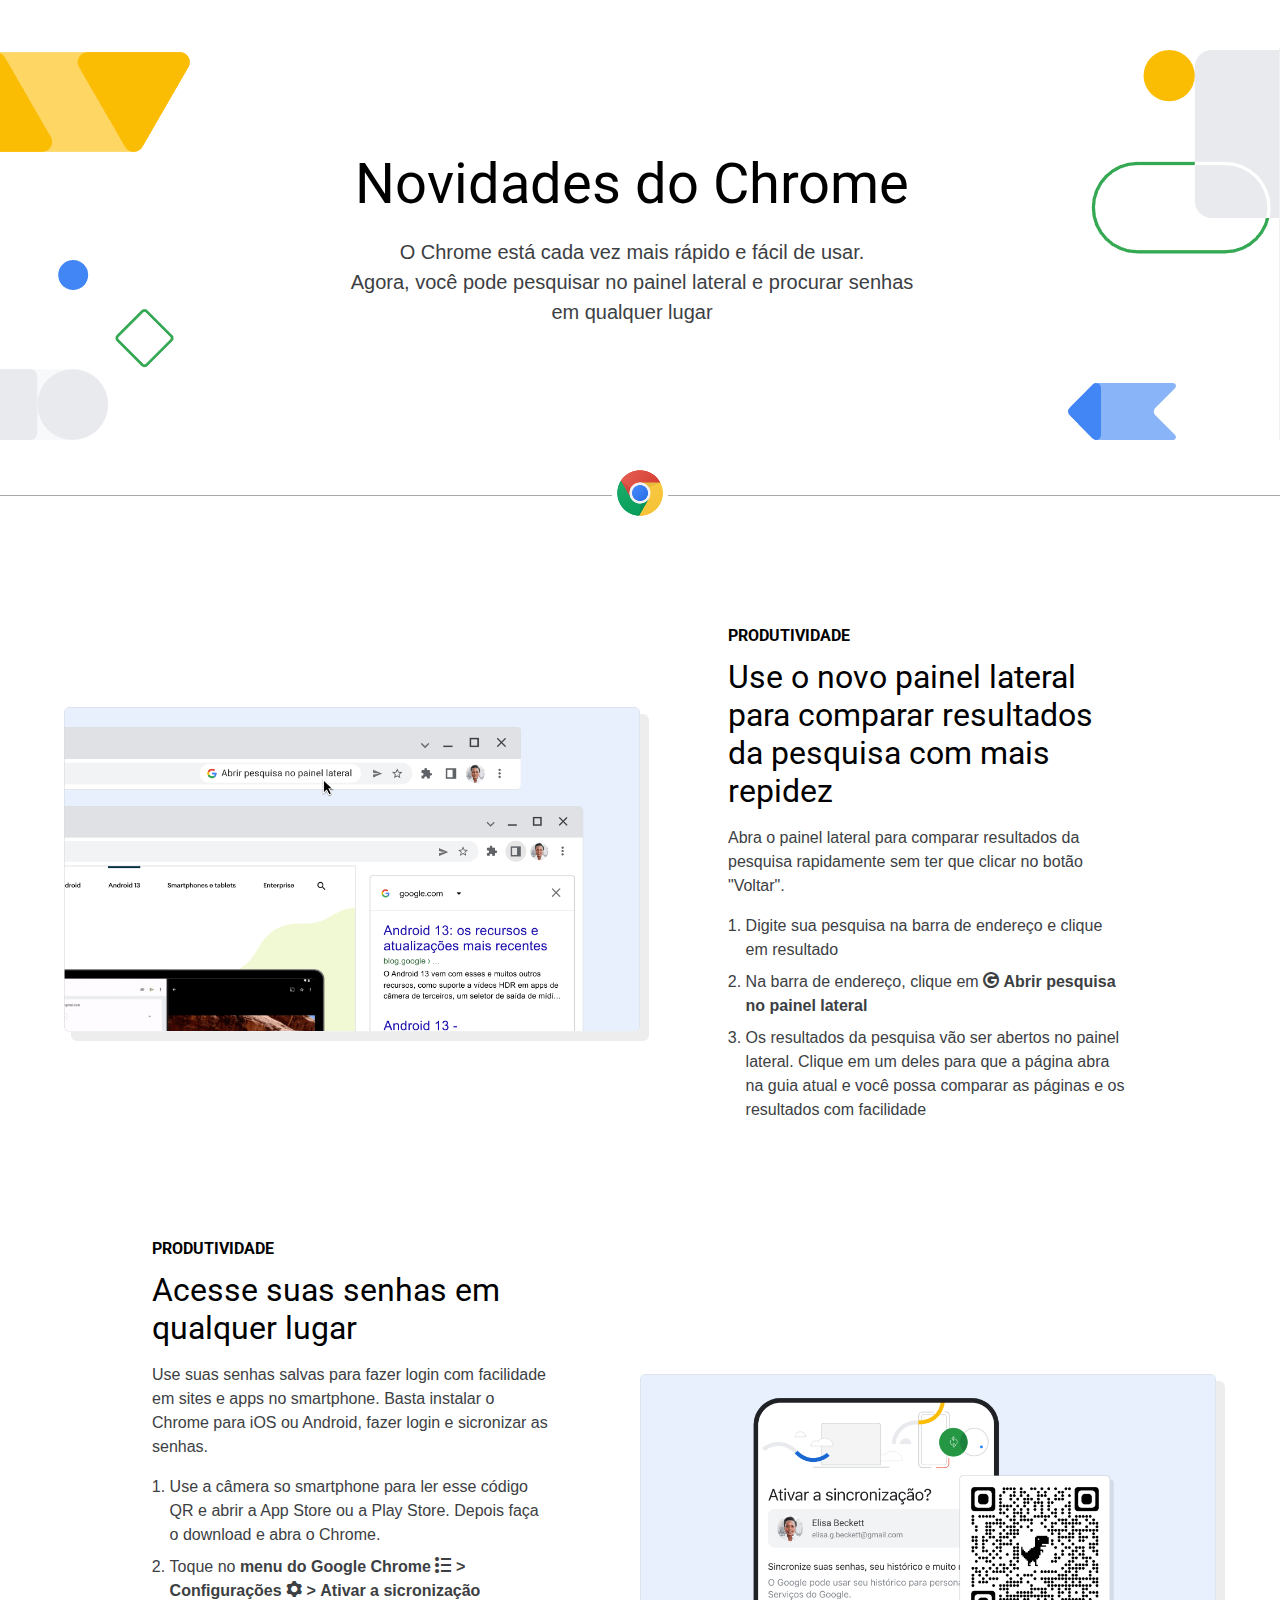
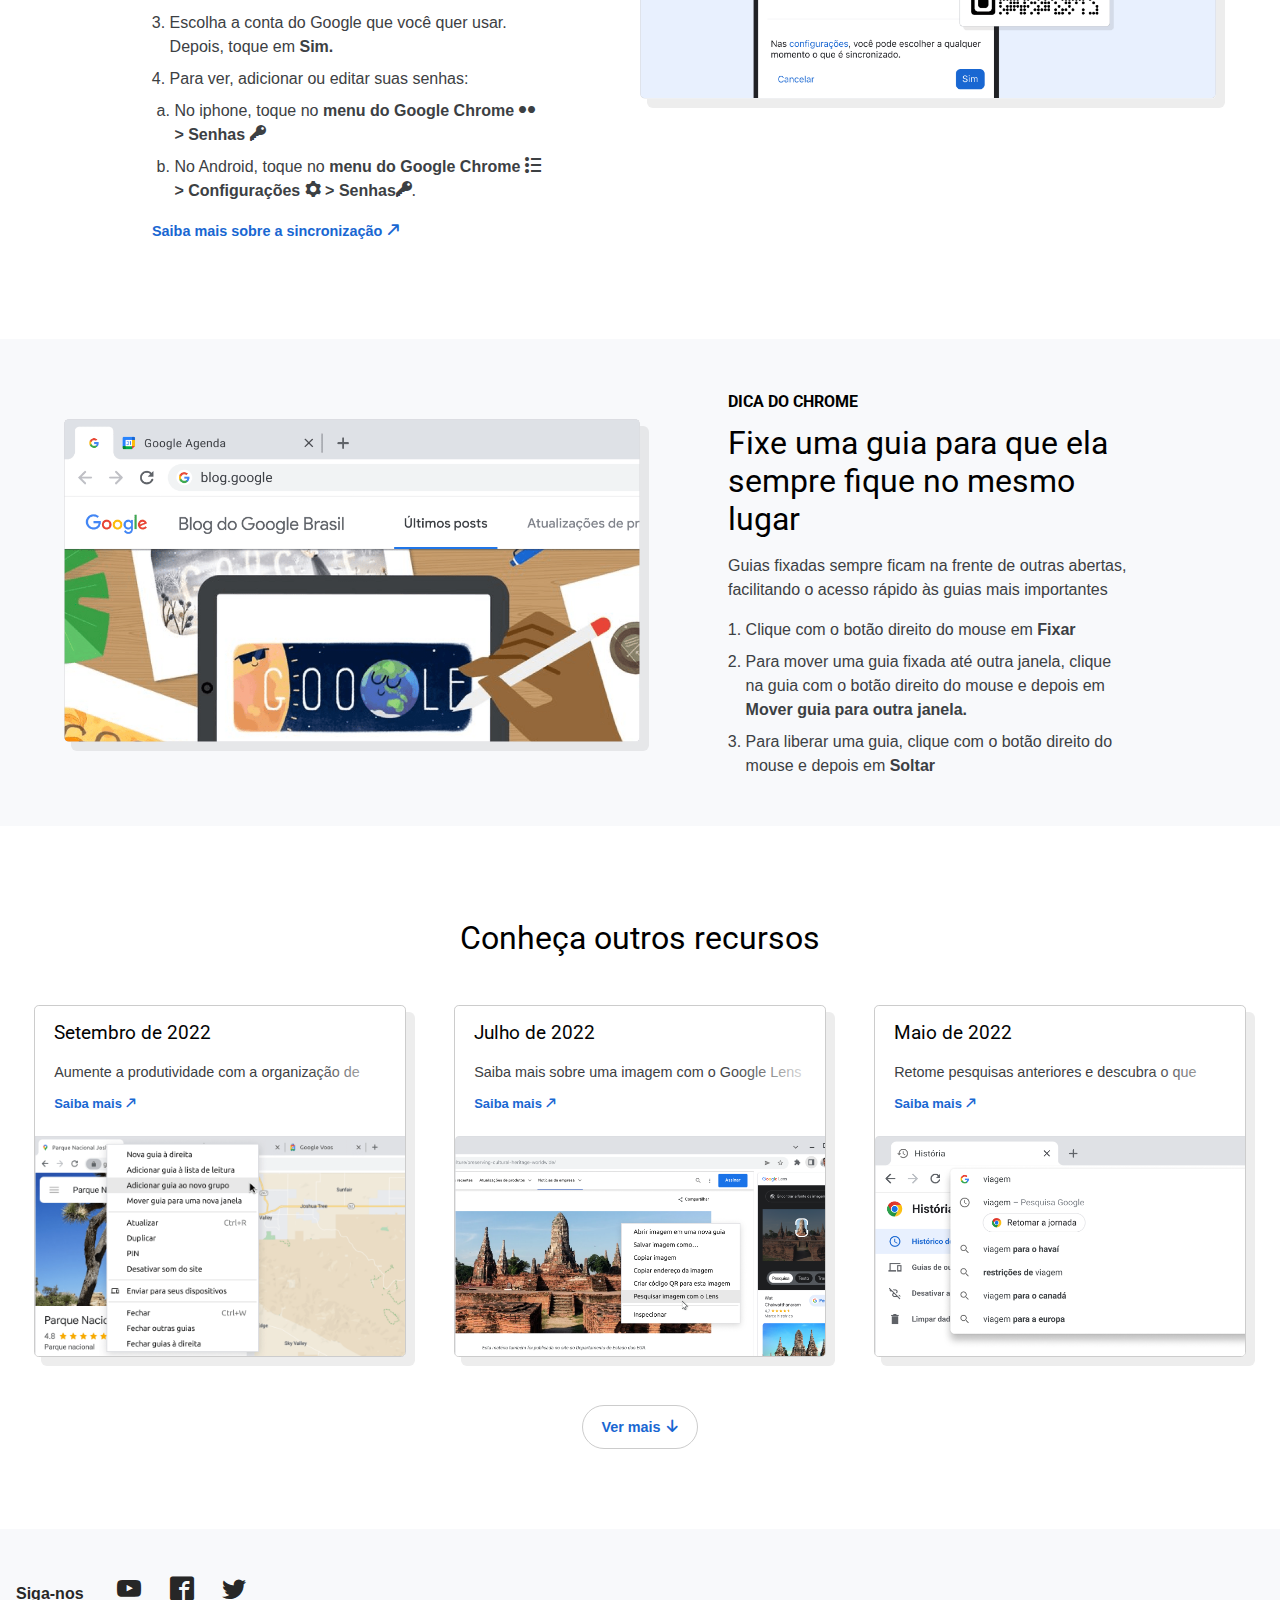
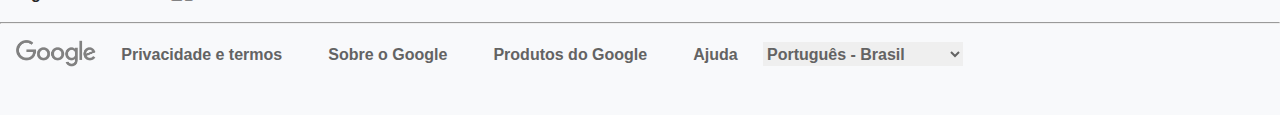
<file: index.html>
<!DOCTYPE html>
<html lang="pt-br">

<head>
    <meta charset="UTF-8">
    <meta http-equiv="X-UA-Compatible" content="IE=edge">
    <meta name="viewport" content="width=device-width, initial-scale=1.0">
    <meta name="author" content="Gabriel Moura">
    <link rel="stylesheet" href="style.css">
    <link rel="stylesheet" href="./icomoon/icomoon/style.css">
    <link rel="stylesheet" href="./icomoon/style.css">
    <link rel="stylesheet" href="./icomoon/social_media_icons/style.css">
    <title>Oque há de novo #build</title>
</head>

<body>
    <header class="header">
        <div class="flex-header">
            <div class="header-img">
                <img src="./img/esquerda.png" alt="img">
            </div>
            <article class="header-article">
                <h1>Novidades do Chrome</h1>
                <p>O Chrome está cada vez mais rápido e fácil de usar.<br> Agora, você pode pesquisar no painel lateral
                    e
                    procurar
                    senhas<br> em qualquer lugar</p>
            </article>
            <div class="header-img">
                <img src="./img/direita.png" alt="">
            </div>
        </div>
        <div class="header-icon-container">
            <div class="line">
            </div>
            <div>
                <img src="./img/google-chrome-img.png" alt="google chrome">
            </div>
            <div class="line">
            </div>
        </div>
    </header>
    <main class="main">
        <section class="section">
            <div class="section-content">
                <article class="img-content">
                    <img src="./img/search-side-panel.png" alt="image" class="section-img">
                </article>

                <article class="description-content">
                    <div class="description-content-div">
                        <h4>PRODUTIVIDADE</h4>
                        <h3>Use o novo painel lateral para comparar resultados da pesquisa com mais repidez</h3>
                        <p>Abra o painel lateral para comparar resultados da pesquisa rapidamente sem ter que clicar no
                            botão
                            "Voltar".</p>
                        <ol>
                            <li>Digite sua pesquisa na barra de endereço e clique em resultado</li>
                            <li>Na barra de endereço, clique em <span class="icon-google3"></span><b> Abrir pesquisa no
                                    painel
                                    lateral</b></li>
                            <li>Os resultados da pesquisa vão ser abertos no painel lateral. Clique em um deles para que
                                a
                                página abra na guia atual e você possa comparar as páginas e os resultados com
                                facilidade
                            </li>
                        </ol>
                    </div>
                </article>
            </div>
        </section>
        <section class="section">
            <div class="section-content">
                <article class="description-content">
                    <div class="description-content-div">
                        <h4>PRODUTIVIDADE</h4>
                        <h3>Acesse suas senhas em qualquer lugar</h3>
                        <p>Use suas senhas salvas para fazer login com facilidade em sites e apps no smartphone.
                            Basta
                            instalar
                            o Chrome para iOS ou Android, fazer login e sicronizar as senhas.</p>
                        <ol>
                            <li>Use a câmera so smartphone para ler esse código QR e abrir a App Store ou a Play
                                Store.
                                Depois
                                faça o download e abra o Chrome.</li>
                            <li>Toque no <b>menu do Google Chrome <span class="icon-list2"></span> >
                                    Configurações <span class="icon-cog"></span> > Ativar a sicronização</b>
                            </li>
                            <li>Escolha a conta do Google que você quer usar. Depois, toque em
                                <strong>Sim.</strong>
                            </li>
                            <li>Para ver, adicionar ou editar suas senhas:
                                <ol class="alfabetic_list">
                                    <li>No iphone, toque no <b>menu do Google Chrome <span class="icon-flickr"></span> >
                                            Senhas
                                            <span class="icon-key"></span></b></li>
                                    <li>No Android, toque no <b>menu do Google Chrome <span class="icon-list2"></span> >
                                            Configurações
                                            <span class="icon-cog"></span> > Senhas<span class="icon-key">.</span></b>
                                    </li>
                                </ol>
                            </li>
                        </ol>
                        <p><a href="#" class="link">Saiba mais sobre a sincronização <span
                                    class="icon-arrow-up-right2 link_animation"></span></a></p>
                    </div>
                </article>
                <article class="img-content">
                    <img src="./img/password-sync.png" alt="" class="section-img">
                </article>
            </div>
        </section>
        <section class="section section-background">
            <div class="section-content">
                <article class="img-content">
                    <img src="./img/paword-sync.png" alt="" class="section-img">
                </article>

                <article class="description-content">
                    <div class="description-content-div">
                        <h4>DICA DO CHROME</h4>
                        <h3>Fixe uma guia para que ela sempre fique no mesmo lugar</h3>
                        <p>Guias fixadas sempre ficam na frente de outras abertas, facilitando o acesso rápido às guias
                            mais
                            importantes</p>
                        <ol>
                            <li>Clique com o botão direito do mouse em <b>Fixar</b></li>
                            <li>Para mover uma guia fixada até outra janela, clique na guia com o botão direito do mouse
                                e
                                depois em <b>Mover guia para outra janela.</b></li>
                            <li>Para liberar uma guia, clique com o botão direito do mouse e depois em <b>Soltar</b>
                            </li>
                        </ol>
                    </div>
                </article>
            </div>
        </section>
        <section class="section-cards">
            <h3>Conheça outros recursos</h3>
            <div class="card-flex">
                <article class="card">
                    <div class="card-content">
                        <p class="date">Setembro de 2022</p>
                        <p>Aumente a produtividade com a organização de</p>
                        <p><a href="#" class="link">Saiba mais <span
                                    class="icon-arrow-up-right2 link_animation"></span></a></p>
                    </div>
                    <div class="card_img">
                        <img src="./img/tab-groups.png" alt="" class="card_img">
                    </div>
                </article>
                <article class="card">
                    <div class="card-content">
                        <p class="date">Julho de 2022</p>
                        <p>Saiba mais sobre uma imagem com o Google Lens</p>
                        <p><a href="#" class="link">Saiba mais <span
                                    class="icon-arrow-up-right2 link_animation"></span></a></p>
                    </div>
                    <div class="card_img">
                        <img src="./img/google-lens.png" alt="" class="card_img">
                    </div>
                </article>
                <article class="card">
                    <div class="card-content">
                        <p class="date">Maio de 2022</p>
                        <p>Retome pesquisas anteriores e descubra o que</p>
                        <p><a href="#" class="link">Saiba mais <span
                                    class="icon-arrow-up-right2 link_animation"></span></a></p>
                    </div>
                    <div class="card_img">
                        <img src="./img/resume-journey.png" alt="" class="card_img">
                    </div>
                </article>
            </div>
            <div class="btnContainer verMais-js">
                <button id="btnVerMais"></button>
                <label for="btnVerMais">
                    <span class="btnStyle">Ver mais <span class="icon-arrow-down2"></span></span>
                </label>
            </div>
            <div style="display: none;" class="card-flex" id="hiddenCards">
                <article class="card">
                    <div class="card-content">
                        <p class="date">Março de 2022</p>
                        <p>Use a confirmação de segurança para se proteger</p>
                        <p><a href="#" class="link">Saiba mais <span
                                    class="icon-arrow-up-right2 link_animation"></span></a></p>
                    </div>
                    <div class="card_img">
                        <img src="./img/safety-check.png" alt="" class="card_img">
                    </div>
                </article>
                <article class="card">
                    <div class="card-content">
                        <p class="date">Janeiro de 2022</p>
                        <p>Compartilhe links com outras pessoas com segurança</p>
                        <p><a href="#" class="link">Saiba mais <span
                                    class="icon-arrow-up-right2 link_animation"></span></a></p>
                    </div>
                    <div class="card_img">
                        <img src="./img/s.png" alt="" class="card_img">
                    </div>
                </article>
                <article class="card">
                    <div class="card-content">
                        <p class="date">Dezembro de 2021</p>
                        <p>Quer compartilhar um link? Vá direto para a melhor</p>
                        <p><a href="#" class="link">Saiba mais <span
                                    class="icon-arrow-up-right2 link_animation"></span></a></p>
                    </div>
                    <div class="card_img">
                        <img src="./img/copy-link.png" alt="" class="card_img">
                    </div>
                </article>s
            </div>
            <div style="display: none;" class="btnContainer verMenos-js">
                <button id="btnVerMenos"></button>
                <label for="btnVerMenos">
                    <span class="btnStyle">Ver menos <span class="icon-arrow-up2"></span></span>
                </label>
            </div>
        </section>
    </main>
    <footer class="footer">
        <div>
            <p>Siga-nos <span class="icon-youtube social_media_icons"></span><span
                    class="icon-facebook2 social_media_icons"></span><span
                    class="icon-twitter social_media_icons"></span>
            </p>
            <hr>
            <p><span><img src="./img/logo-google.svg.png" alt="" class="google-svg"></span> <a href="#">Privacidade
                    e
                    termos</a> <a href="#">Sobre o Google</a> <a href="#">Produtos do Google</a> <a href="#">Ajuda</a>
                <select name="idioma" id="idioma">
                    <option value="pt-br">Português - Brasil</option>
                    <option value="en">English</option>
                </select>
            </p>
        </div>
    </footer>
    <script>
        let $verMais = document.querySelector('#btnVerMais')
        let $verMenos = document.querySelector('#btnVerMenos')
        let $verMaisContainer = document.querySelector('.verMais-js')
        let $verMenosContainer = document.querySelector('.verMenos-js')
        let $hiddenCards = document.querySelector('#hiddenCards')

        $verMais.addEventListener('click', function () {
            $hiddenCards.style.display = 'flex'
            $verMenosContainer.style.display = 'block'
            $verMaisContainer.style.display = 'none'
        })

        $verMenos.addEventListener('click', function () {
            $hiddenCards.style.display = 'none'
            $verMenosContainer.style.display = 'none'
            $verMaisContainer.style.display = 'block'
        })
    </script>
</body>

</html>
</file>
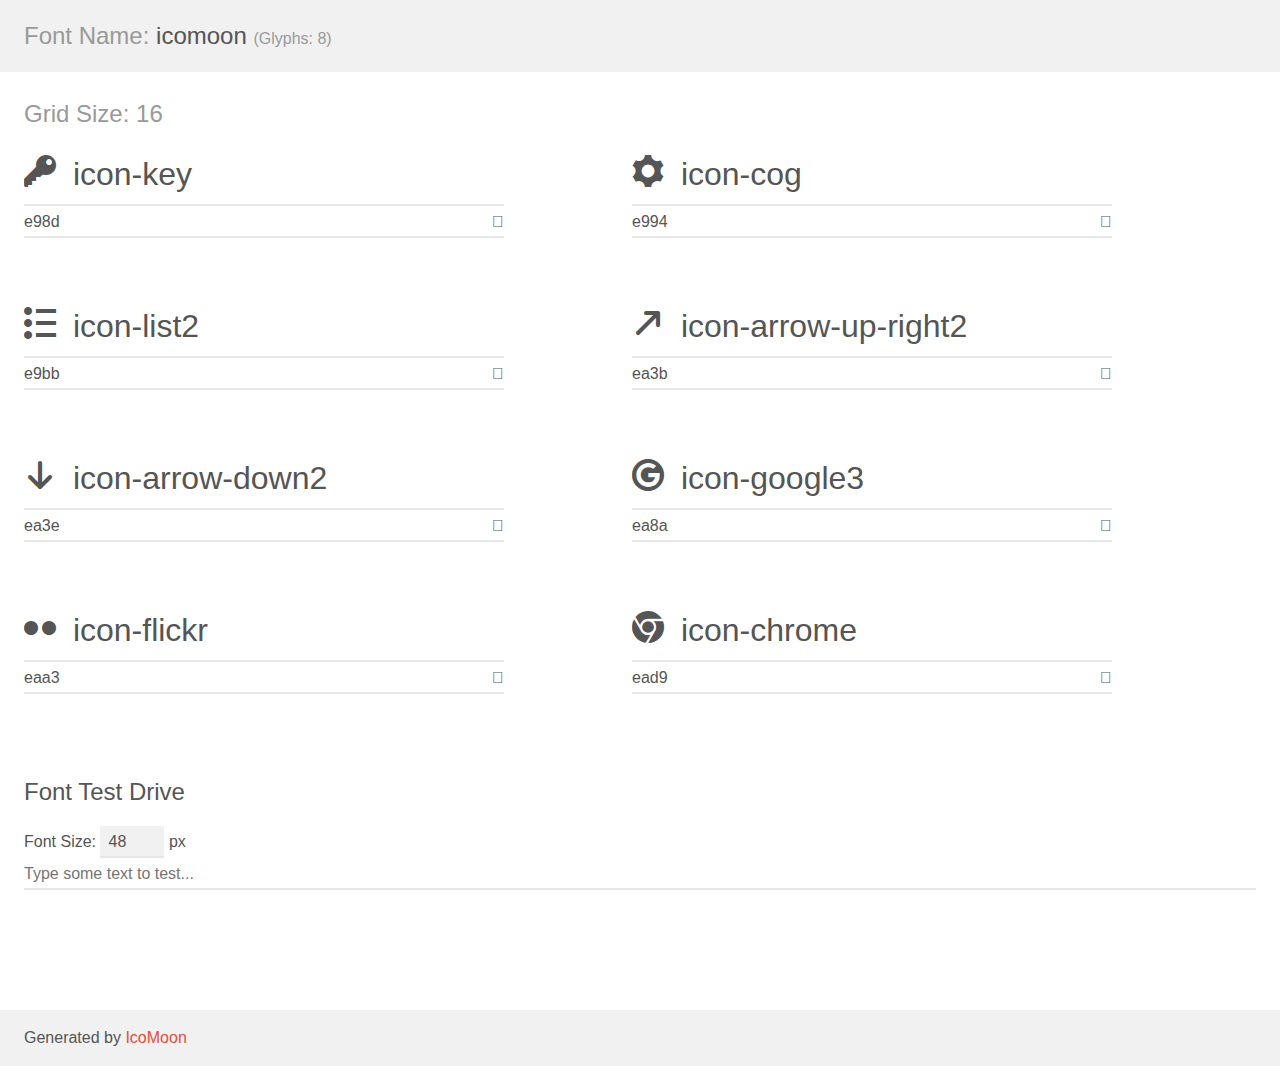
<file: icomoon/demo.html>
<!doctype html>
<html>
<head>
    <meta charset="utf-8">
    <title>IcoMoon Demo</title>
    <meta name="description" content="An Icon Font Generated By IcoMoon.io">
    <meta name="viewport" content="width=device-width, initial-scale=1">
    <link rel="stylesheet" href="demo-files/demo.css">
    <link rel="stylesheet" href="style.css"></head>
<body>
    <div class="bgc1 clearfix">
        <h1 class="mhmm mvm"><span class="fgc1">Font Name:</span> icomoon <small class="fgc1">(Glyphs:&nbsp;8)</small></h1>
    </div>
    <div class="clearfix mhl ptl">
        <h1 class="mvm mtn fgc1">Grid Size: 16</h1>
        <div class="glyph fs1">
            <div class="clearfix bshadow0 pbs">
                <span class="icon-key"></span>
                <span class="mls"> icon-key</span>
            </div>
            <fieldset class="fs0 size1of1 clearfix hidden-false">
                <input type="text" readonly value="e98d" class="unit size1of2" />
                <input type="text" maxlength="1" readonly value="&#xe98d;" class="unitRight size1of2 talign-right" />
            </fieldset>
            <div class="fs0 bshadow0 clearfix hidden-true">
                <span class="unit pvs fgc1">liga: </span>
                <input type="text" readonly value="key, password" class="liga unitRight" />
            </div>
        </div>
        <div class="glyph fs1">
            <div class="clearfix bshadow0 pbs">
                <span class="icon-cog"></span>
                <span class="mls"> icon-cog</span>
            </div>
            <fieldset class="fs0 size1of1 clearfix hidden-false">
                <input type="text" readonly value="e994" class="unit size1of2" />
                <input type="text" maxlength="1" readonly value="&#xe994;" class="unitRight size1of2 talign-right" />
            </fieldset>
            <div class="fs0 bshadow0 clearfix hidden-true">
                <span class="unit pvs fgc1">liga: </span>
                <input type="text" readonly value="cog, gear" class="liga unitRight" />
            </div>
        </div>
        <div class="glyph fs1">
            <div class="clearfix bshadow0 pbs">
                <span class="icon-list2"></span>
                <span class="mls"> icon-list2</span>
            </div>
            <fieldset class="fs0 size1of1 clearfix hidden-false">
                <input type="text" readonly value="e9bb" class="unit size1of2" />
                <input type="text" maxlength="1" readonly value="&#xe9bb;" class="unitRight size1of2 talign-right" />
            </fieldset>
            <div class="fs0 bshadow0 clearfix hidden-true">
                <span class="unit pvs fgc1">liga: </span>
                <input type="text" readonly value="list2, todo2" class="liga unitRight" />
            </div>
        </div>
        <div class="glyph fs1">
            <div class="clearfix bshadow0 pbs">
                <span class="icon-arrow-up-right2"></span>
                <span class="mls"> icon-arrow-up-right2</span>
            </div>
            <fieldset class="fs0 size1of1 clearfix hidden-false">
                <input type="text" readonly value="ea3b" class="unit size1of2" />
                <input type="text" maxlength="1" readonly value="&#xea3b;" class="unitRight size1of2 talign-right" />
            </fieldset>
            <div class="fs0 bshadow0 clearfix hidden-true">
                <span class="unit pvs fgc1">liga: </span>
                <input type="text" readonly value="arrow-up-right2, up-right2" class="liga unitRight" />
            </div>
        </div>
        <div class="glyph fs1">
            <div class="clearfix bshadow0 pbs">
                <span class="icon-arrow-down2"></span>
                <span class="mls"> icon-arrow-down2</span>
            </div>
            <fieldset class="fs0 size1of1 clearfix hidden-false">
                <input type="text" readonly value="ea3e" class="unit size1of2" />
                <input type="text" maxlength="1" readonly value="&#xea3e;" class="unitRight size1of2 talign-right" />
            </fieldset>
            <div class="fs0 bshadow0 clearfix hidden-true">
                <span class="unit pvs fgc1">liga: </span>
                <input type="text" readonly value="arrow-down2, down2" class="liga unitRight" />
            </div>
        </div>
        <div class="glyph fs1">
            <div class="clearfix bshadow0 pbs">
                <span class="icon-google3"></span>
                <span class="mls"> icon-google3</span>
            </div>
            <fieldset class="fs0 size1of1 clearfix hidden-false">
                <input type="text" readonly value="ea8a" class="unit size1of2" />
                <input type="text" maxlength="1" readonly value="&#xea8a;" class="unitRight size1of2 talign-right" />
            </fieldset>
            <div class="fs0 bshadow0 clearfix hidden-true">
                <span class="unit pvs fgc1">liga: </span>
                <input type="text" readonly value="google3, brand4" class="liga unitRight" />
            </div>
        </div>
        <div class="glyph fs1">
            <div class="clearfix bshadow0 pbs">
                <span class="icon-flickr"></span>
                <span class="mls"> icon-flickr</span>
            </div>
            <fieldset class="fs0 size1of1 clearfix hidden-false">
                <input type="text" readonly value="eaa3" class="unit size1of2" />
                <input type="text" maxlength="1" readonly value="&#xeaa3;" class="unitRight size1of2 talign-right" />
            </fieldset>
            <div class="fs0 bshadow0 clearfix hidden-true">
                <span class="unit pvs fgc1">liga: </span>
                <input type="text" readonly value="flickr, brand27" class="liga unitRight" />
            </div>
        </div>
        <div class="glyph fs1">
            <div class="clearfix bshadow0 pbs">
                <span class="icon-chrome"></span>
                <span class="mls"> icon-chrome</span>
            </div>
            <fieldset class="fs0 size1of1 clearfix hidden-false">
                <input type="text" readonly value="ead9" class="unit size1of2" />
                <input type="text" maxlength="1" readonly value="&#xead9;" class="unitRight size1of2 talign-right" />
            </fieldset>
            <div class="fs0 bshadow0 clearfix hidden-true">
                <span class="unit pvs fgc1">liga: </span>
                <input type="text" readonly value="chrome, browser" class="liga unitRight" />
            </div>
        </div>
    </div>

    <!--[if gt IE 8]><!-->
    <div class="mhl clearfix mbl">
        <h1>Font Test Drive</h1>
        <label>
            Font Size: <input id="fontSize" type="number" class="textbox0 mbm"
            min="8" value="48" />
            px
        </label>
        <input id="testText" type="text" class="phl size1of1 mvl"
        placeholder="Type some text to test..." value=""/>
        <div id="testDrive" class="icon-" style="font-family: icomoon">&nbsp;
        </div>
    </div>
    <!--<![endif]-->
    <div class="bgc1 clearfix">
        <p class="mhl">Generated by <a href="https://icomoon.io/app">IcoMoon</a></p>
    </div>

    <script src="demo-files/demo.js"></script>
</body>
</html>
</file>
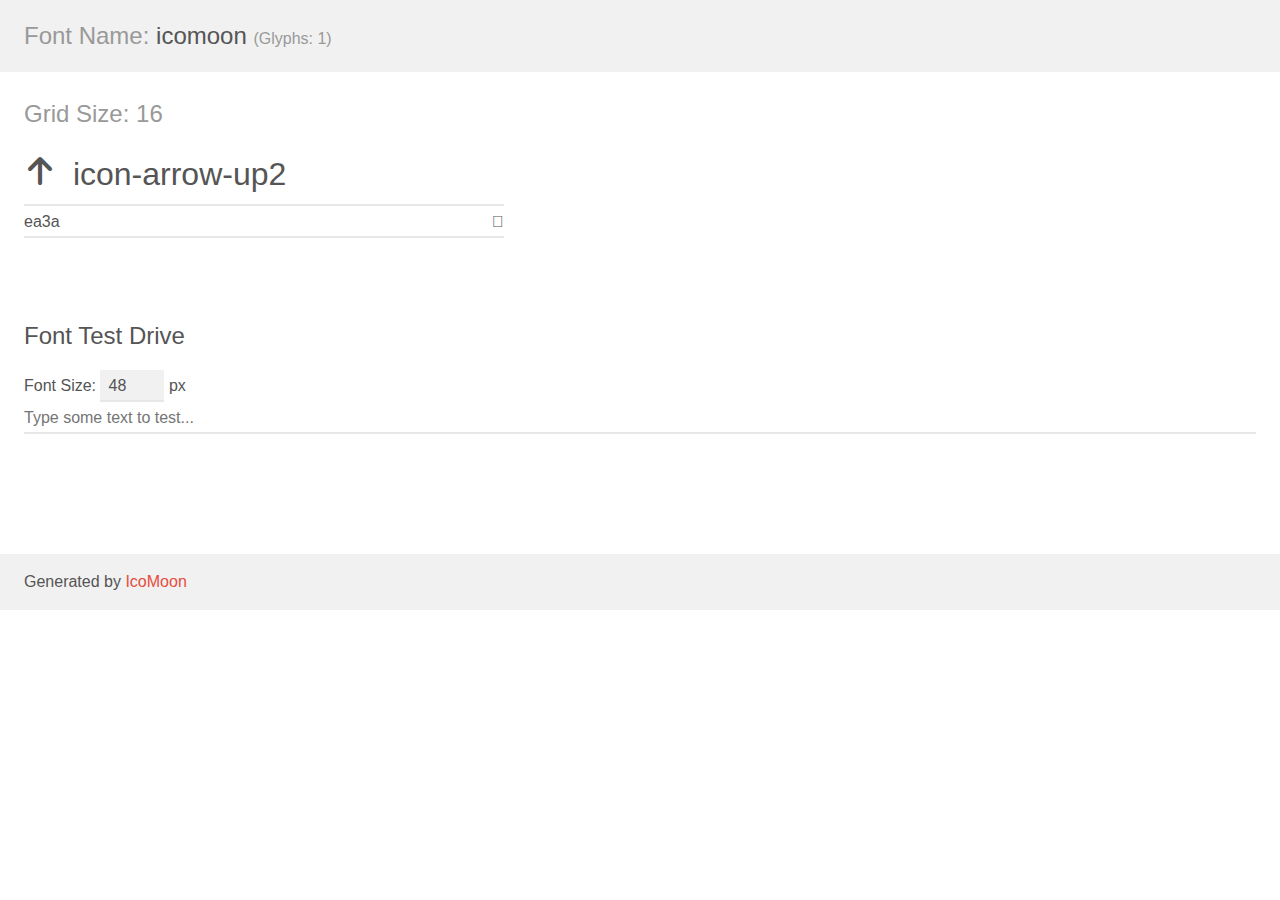
<file: icomoon/icomoon/demo.html>
<!doctype html>
<html>
<head>
    <meta charset="utf-8">
    <title>IcoMoon Demo</title>
    <meta name="description" content="An Icon Font Generated By IcoMoon.io">
    <meta name="viewport" content="width=device-width, initial-scale=1">
    <link rel="stylesheet" href="demo-files/demo.css">
    <link rel="stylesheet" href="style.css"></head>
<body>
    <div class="bgc1 clearfix">
        <h1 class="mhmm mvm"><span class="fgc1">Font Name:</span> icomoon <small class="fgc1">(Glyphs:&nbsp;1)</small></h1>
    </div>
    <div class="clearfix mhl ptl">
        <h1 class="mvm mtn fgc1">Grid Size: 16</h1>
        <div class="glyph fs1">
            <div class="clearfix bshadow0 pbs">
                <span class="icon-arrow-up2"></span>
                <span class="mls"> icon-arrow-up2</span>
            </div>
            <fieldset class="fs0 size1of1 clearfix hidden-false">
                <input type="text" readonly value="ea3a" class="unit size1of2" />
                <input type="text" maxlength="1" readonly value="&#xea3a;" class="unitRight size1of2 talign-right" />
            </fieldset>
            <div class="fs0 bshadow0 clearfix hidden-true">
                <span class="unit pvs fgc1">liga: </span>
                <input type="text" readonly value="arrow-up2, up2" class="liga unitRight" />
            </div>
        </div>
    </div>

    <!--[if gt IE 8]><!-->
    <div class="mhl clearfix mbl">
        <h1>Font Test Drive</h1>
        <label>
            Font Size: <input id="fontSize" type="number" class="textbox0 mbm"
            min="8" value="48" />
            px
        </label>
        <input id="testText" type="text" class="phl size1of1 mvl"
        placeholder="Type some text to test..." value=""/>
        <div id="testDrive" class="icon-" style="font-family: icomoon">&nbsp;
        </div>
    </div>
    <!--<![endif]-->
    <div class="bgc1 clearfix">
        <p class="mhl">Generated by <a href="https://icomoon.io/app">IcoMoon</a></p>
    </div>

    <script src="demo-files/demo.js"></script>
</body>
</html>
</file>
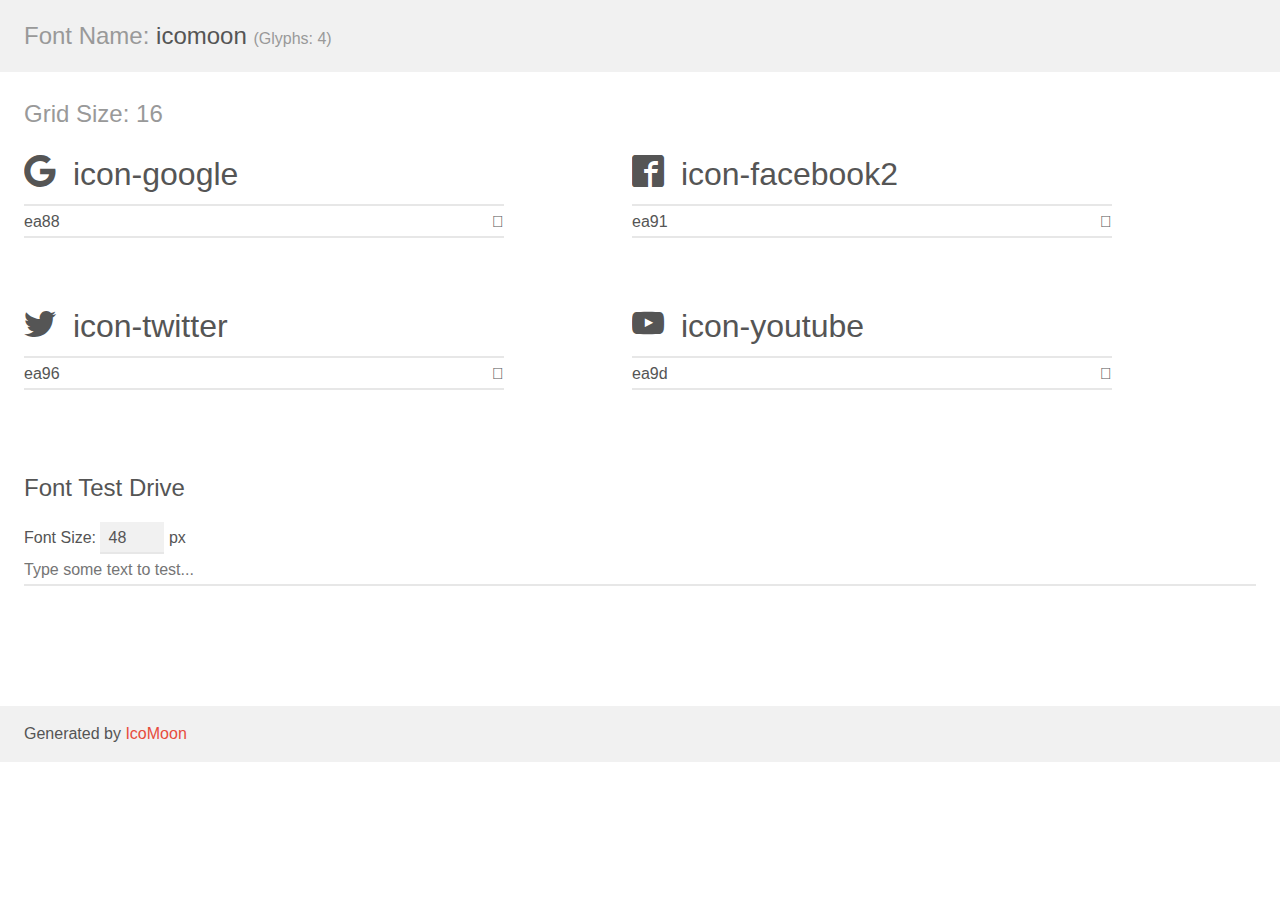
<file: icomoon/social_media_icons/demo.html>
<!doctype html>
<html>
<head>
    <meta charset="utf-8">
    <title>IcoMoon Demo</title>
    <meta name="description" content="An Icon Font Generated By IcoMoon.io">
    <meta name="viewport" content="width=device-width, initial-scale=1">
    <link rel="stylesheet" href="demo-files/demo.css">
    <link rel="stylesheet" href="style.css"></head>
<body>
    <div class="bgc1 clearfix">
        <h1 class="mhmm mvm"><span class="fgc1">Font Name:</span> icomoon <small class="fgc1">(Glyphs:&nbsp;4)</small></h1>
    </div>
    <div class="clearfix mhl ptl">
        <h1 class="mvm mtn fgc1">Grid Size: 16</h1>
        <div class="glyph fs1">
            <div class="clearfix bshadow0 pbs">
                <span class="icon-google"></span>
                <span class="mls"> icon-google</span>
            </div>
            <fieldset class="fs0 size1of1 clearfix hidden-false">
                <input type="text" readonly value="ea88" class="unit size1of2" />
                <input type="text" maxlength="1" readonly value="&#xea88;" class="unitRight size1of2 talign-right" />
            </fieldset>
            <div class="fs0 bshadow0 clearfix hidden-true">
                <span class="unit pvs fgc1">liga: </span>
                <input type="text" readonly value="google, brand2" class="liga unitRight" />
            </div>
        </div>
        <div class="glyph fs1">
            <div class="clearfix bshadow0 pbs">
                <span class="icon-facebook2"></span>
                <span class="mls"> icon-facebook2</span>
            </div>
            <fieldset class="fs0 size1of1 clearfix hidden-false">
                <input type="text" readonly value="ea91" class="unit size1of2" />
                <input type="text" maxlength="1" readonly value="&#xea91;" class="unitRight size1of2 talign-right" />
            </fieldset>
            <div class="fs0 bshadow0 clearfix hidden-true">
                <span class="unit pvs fgc1">liga: </span>
                <input type="text" readonly value="facebook2, brand11" class="liga unitRight" />
            </div>
        </div>
        <div class="glyph fs1">
            <div class="clearfix bshadow0 pbs">
                <span class="icon-twitter"></span>
                <span class="mls"> icon-twitter</span>
            </div>
            <fieldset class="fs0 size1of1 clearfix hidden-false">
                <input type="text" readonly value="ea96" class="unit size1of2" />
                <input type="text" maxlength="1" readonly value="&#xea96;" class="unitRight size1of2 talign-right" />
            </fieldset>
            <div class="fs0 bshadow0 clearfix hidden-true">
                <span class="unit pvs fgc1">liga: </span>
                <input type="text" readonly value="twitter, brand16" class="liga unitRight" />
            </div>
        </div>
        <div class="glyph fs1">
            <div class="clearfix bshadow0 pbs">
                <span class="icon-youtube"></span>
                <span class="mls"> icon-youtube</span>
            </div>
            <fieldset class="fs0 size1of1 clearfix hidden-false">
                <input type="text" readonly value="ea9d" class="unit size1of2" />
                <input type="text" maxlength="1" readonly value="&#xea9d;" class="unitRight size1of2 talign-right" />
            </fieldset>
            <div class="fs0 bshadow0 clearfix hidden-true">
                <span class="unit pvs fgc1">liga: </span>
                <input type="text" readonly value="youtube, brand21" class="liga unitRight" />
            </div>
        </div>
    </div>

    <!--[if gt IE 8]><!-->
    <div class="mhl clearfix mbl">
        <h1>Font Test Drive</h1>
        <label>
            Font Size: <input id="fontSize" type="number" class="textbox0 mbm"
            min="8" value="48" />
            px
        </label>
        <input id="testText" type="text" class="phl size1of1 mvl"
        placeholder="Type some text to test..." value=""/>
        <div id="testDrive" class="icon-" style="font-family: icomoon">&nbsp;
        </div>
    </div>
    <!--<![endif]-->
    <div class="bgc1 clearfix">
        <p class="mhl">Generated by <a href="https://icomoon.io/app">IcoMoon</a></p>
    </div>

    <script src="demo-files/demo.js"></script>
</body>
</html>
</file>
<file: style.css>
@import url('https://fonts.googleapis.com/css2?family=Roboto&display=swap');

body {
    margin: 0;
    padding: 0;
    width: 100%;
    height: 100vh;
    font-family: Arial, Helvetica, sans-serif;
}

h1,h2,h3,h4{
    font-family: 'Roboto', sans-serif;
}

h1 {
    color: #000;
    font-weight: 400;
    font-size: 3.5em;
}

h3 {
    color: #000;
    font-weight: 400;
    font-size: 2em;
    margin: .4em 0 0;
    display: inline-block;
}

h4 {
    color: #000;
    margin-bottom: 0;
    font-size: 1em;
    font-weight: bold;
}

p {
    color: #3C4043;
    line-height: 1.5;
}

li {
    margin: 8px 0;
}

label:hover{
    cursor: pointer;
}

.main {
    width: 100%;
    padding-top: 5em;
}

.link {
    color: #1967d2;
    text-decoration: none;
    font-weight: bold;
    font-size: .9em;
}

.link_animation {
    display: inline-block;
    transition: all .1s ease-in-out;
}

.link:hover>.link_animation {
    transform: translate(3px, -3px);
}

ol {
    padding: 0;
    list-style-position: outside;
    color: #3C4043;
    padding-left: 1.1em;
    line-height: 1.5;
}

.alfabetic_list {
    list-style-type: lower-alpha;
    padding: 0 .3em;
}


/* -------------------------------------- */

.header-article h1 {
    margin: 0;
}

.header-article p {
    color: #3C4043;
    font-size: 1.25em;
}

.header {
    text-align: center;
    padding-top: 3em;
}

.flex-header {
    display: flex;
    justify-content: space-between;
}

.header-article {
    align-self: center;
}

.header-icon-container {
    display: flex;
    justify-content: center;
    padding-top: 1em;
}

.icon-chrome {
    font-size: 3.5em;
    padding: 0 .3em;
}

.line {
    width: 100%;
    align-self: center;
    height: 1px;
    background-color: #a8a8a8;
}

/* ------------------------------------------- */

.section {
    width: 100%;
    padding-bottom: 5em;
}

.section-content {
    margin: 0 auto;
    max-width: 1300px;
    width: 90%;
    display: flex;
    justify-content: center;
    align-items: center;
}

.section-background {
    background-color: #f8f9fb;
    padding: 2em 0;
}

.section-img {
    max-width: 601px;
    max-height: 338px;
    width: 100%;
    -webkit-box-shadow: 8px 8px 0px 1px rgba(82, 82, 82, 0.1);
    box-shadow: 8px 8px 0px 1px rgba(82, 82, 82, 0.1);
    border-radius: .3em;
}

.img-content {
    width: 50%;
    text-align: center;
}

.description-content {
    width: 50%;
}

.description-content-div {
    width: 100%;
    max-width: 400px;
    margin: 0 auto;
}

/* --------------------------------------- */

.section-cards {
    text-align: center;
    width: 100%;
    padding-top: 5em;
}

.date {
    font-size: 1.2em;
    color: #000;
    font-family: 'Roboto', sans-serif;
}

.card {
    display: block;
    width: 370px;
    height: 350px;
    overflow: hidden;
    border: 1px solid #ccc;
    border-radius: .3em;
    -webkit-box-shadow: 8px 8px 0px 1px rgba(82, 82, 82, 0.1);
    box-shadow: 8px 8px 0px 1px rgba(82, 82, 82, 0.1);
    transition: all .5s ease;
    margin: 3em 0;
}


.card:hover {
    transform: translateY(-10px);
    -webkit-box-shadow: 12px 12px 0px 1px rgba(171, 171, 171, 0.1);
    box-shadow: 12px 12px 0px 1px rgba(171, 171, 171, 0.1);
    cursor: pointer;
}

.card:hover .link_animation {
    transform: translate(3px, -3px);
}

.card_img {
    display: block;
    width: 397px;
}

.card-content {
    white-space: nowrap;
    position: relative;
    padding: 0 0 .7em 1.2em;
}

.card-content::after {
    content: '';
    width: 100%;
    height: 100%;
    display: block;
    z-index: 1;
    position: absolute;
    top: 0;
    box-shadow: inset -127px 10px 62px -61px rgb(255, 255, 255);
}

.card-content p {
    margin: .7em 0;
}

.card-content :not(.date) {
    font-size: .9em;
}

.card-flex {
    display: flex;
    justify-content: center;
    text-align: left;
}

.card-flex .card:nth-child(2) {
    margin: 3em;
}

#hidden_cards .card:nth-child(2) {
    margin: 20px 3em;
}

#hidden_cards .card:nth-child(1),
#hidden_cards .card:nth-child(3) {
    margin-top: 20px;
}

.btnStyle {
    color: #1967d2;
    background-color: #fff;
    padding: .9em 1.3em;
    border: 1px solid #ccc;
    border-radius: 40px;
    font-size: .9em;
    font-weight: bold;
    display: inline-block
}

button {
    display: none;
}

/* --------------------------- */

.footer {
    background-color: #f8f9fb;
    margin-top:5em;
    padding: 2em 0;
    font-weight: 700;
    font-size: 1em;
}

.footer div:first-child{
    width: 100%;
    max-width: 1300px;
    margin: 0 auto;
}

.footer p {
    margin-left:1em;
}

.footer p:first-child {
    color: rgb(39, 39, 39);
}

.footer a {
    color: #636363;
    text-decoration: none;
    display: inline-block;
    margin: 0 1.3em;
}

.social_media_icons {
    font-size: 1.5em;
    display: inline-block;
    margin-left: 1.2em;
}

.google-svg {
    width: 5em;
    display: inline-block;
    vertical-align:bottom;
}

select {
    border: none;
    outline: none;
    color: #636363;
    font-weight: 700;
    width: 200px;
    height: 24px;
    font-size: 1em;
}

@media screen and (min-width:320px) and (max-width: 768px) {
    .header-article{
        width: 100%;
    }

    .header-img{
        display: none;
    }
    
    .section-content{
        display: flex;
        flex-direction: column;
        gap: 16px;
        box-sizing: border-box;
        padding: 0 16px;
    }

    .img-content, .description-content{
        width: 100%;
        max-width: 400px;
    }

    .card-flex{
        display: flex;
        flex-direction: column;
    }

    .card{
        width: 90%;
        max-width: 370px;
        margin: 2em auto;
    }

    .card-flex .card:nth-child(2) {
        margin: 0 auto;
    }

    .footer span:not(.social_media_icons), .footer a{
        display:inline-block;
        margin: 0 8px;
    }

}

@media screen and (min-width:769px) and (max-width: 1024px){
   .img-content, .description-content{
    padding: 0 1em;
   }

}
</file>
<file: icomoon/icomoon/style.css>
@font-face {
  font-family: 'icomoon';
  src:  url('fonts/icomoon.eot?rxnhi');
  src:  url('fonts/icomoon.eot?rxnhi#iefix') format('embedded-opentype'),
    url('fonts/icomoon.ttf?rxnhi') format('truetype'),
    url('fonts/icomoon.woff?rxnhi') format('woff'),
    url('fonts/icomoon.svg?rxnhi#icomoon') format('svg');
  font-weight: normal;
  font-style: normal;
  font-display: block;
}

[class^="icon-"], [class*=" icon-"] {
  /* use !important to prevent issues with browser extensions that change fonts */
  font-family: 'icomoon' !important;
  speak: never;
  font-style: normal;
  font-weight: normal;
  font-variant: normal;
  text-transform: none;
  line-height: 1;

  /* Better Font Rendering =========== */
  -webkit-font-smoothing: antialiased;
  -moz-osx-font-smoothing: grayscale;
}

.icon-arrow-up2:before {
  content: "\ea3a";
}
</file>
<file: icomoon/style.css>
@font-face {
  font-family: 'icomoon';
  src:  url('fonts/icomoon.eot?c83h99');
  src:  url('fonts/icomoon.eot?c83h99#iefix') format('embedded-opentype'),
    url('fonts/icomoon.ttf?c83h99') format('truetype'),
    url('fonts/icomoon.woff?c83h99') format('woff'),
    url('fonts/icomoon.svg?c83h99#icomoon') format('svg');
  font-weight: normal;
  font-style: normal;
  font-display: block;
}

[class^="icon-"], [class*=" icon-"] {
  /* use !important to prevent issues with browser extensions that change fonts */
  font-family: 'icomoon' !important;
  speak: never;
  font-style: normal;
  font-weight: normal;
  font-variant: normal;
  text-transform: none;
  line-height: 1;

  /* Better Font Rendering =========== */
  -webkit-font-smoothing: antialiased;
  -moz-osx-font-smoothing: grayscale;
}

.icon-key:before {
  content: "\e98d";
}
.icon-cog:before {
  content: "\e994";
}
.icon-list2:before {
  content: "\e9bb";
}
.icon-arrow-up-right2:before {
  content: "\ea3b";
}
.icon-arrow-down2:before {
  content: "\ea3e";
}
.icon-google3:before {
  content: "\ea8a";
}
.icon-flickr:before {
  content: "\eaa3";
}
.icon-chrome:before {
  content: "\ead9";
}
</file>
<file: icomoon/social_media_icons/style.css>
@font-face {
  font-family: 'icomoon';
  src:  url('fonts/icomoon.eot?jhsz60');
  src:  url('fonts/icomoon.eot?jhsz60#iefix') format('embedded-opentype'),
    url('fonts/icomoon.ttf?jhsz60') format('truetype'),
    url('fonts/icomoon.woff?jhsz60') format('woff'),
    url('fonts/icomoon.svg?jhsz60#icomoon') format('svg');
  font-weight: normal;
  font-style: normal;
  font-display: block;
}

[class^="icon-"], [class*=" icon-"] {
  /* use !important to prevent issues with browser extensions that change fonts */
  font-family: 'icomoon' !important;
  speak: never;
  font-style: normal;
  font-weight: normal;
  font-variant: normal;
  text-transform: none;
  line-height: 1;

  /* Better Font Rendering =========== */
  -webkit-font-smoothing: antialiased;
  -moz-osx-font-smoothing: grayscale;
}

.icon-google:before {
  content: "\ea88";
}
.icon-facebook2:before {
  content: "\ea91";
}
.icon-twitter:before {
  content: "\ea96";
}
.icon-youtube:before {
  content: "\ea9d";
}
</file>
<file: icomoon/demo-files/demo.css>
body {
  padding: 0;
  margin: 0;
  font-family: sans-serif;
  font-size: 1em;
  line-height: 1.5;
  color: #555;
  background: #fff;
}
h1 {
  font-size: 1.5em;
  font-weight: normal;
}
small {
  font-size: .66666667em;
}
a {
  color: #e74c3c;
  text-decoration: none;
}
a:hover, a:focus {
  box-shadow: 0 1px #e74c3c;
}
.bshadow0, input {
  box-shadow: inset 0 -2px #e7e7e7;
}
input:hover {
  box-shadow: inset 0 -2px #ccc;
}
input, fieldset {
  font-family: sans-serif;
  font-size: 1em;
  margin: 0;
  padding: 0;
  border: 0;
}
input {
  color: inherit;
  line-height: 1.5;
  height: 1.5em;
  padding: .25em 0;
}
input:focus {
  outline: none;
  box-shadow: inset 0 -2px #449fdb;
}
.glyph {
  font-size: 16px;
  width: 15em;
  padding-bottom: 1em;
  margin-right: 4em;
  margin-bottom: 1em;
  float: left;
  overflow: hidden;
}
.liga {
  width: 80%;
  width: calc(100% - 2.5em);
}
.talign-right {
  text-align: right;
}
.talign-center {
  text-align: center;
}
.bgc1 {
  background: #f1f1f1;
}
.fgc1 {
  color: #999;
}
.fgc0 {
  color: #000;
}
p {
  margin-top: 1em;
  margin-bottom: 1em;
}
.mvm {
  margin-top: .75em;
  margin-bottom: .75em;
}
.mtn {
  margin-top: 0;
}
.mtl, .mal {
  margin-top: 1.5em;
}
.mbl, .mal {
  margin-bottom: 1.5em;
}
.mal, .mhl {
  margin-left: 1.5em;
  margin-right: 1.5em;
}
.mhmm {
  margin-left: 1em;
  margin-right: 1em;
}
.mls {
  margin-left: .25em;
}
.ptl {
  padding-top: 1.5em;
}
.pbs, .pvs {
  padding-bottom: .25em;
}
.pvs, .pts {
  padding-top: .25em;
}
.unit {
  float: left;
}
.unitRight {
  float: right;
}
.size1of2 {
  width: 50%;
}
.size1of1 {
  width: 100%;
}
.clearfix:before, .clearfix:after {
  content: " ";
  display: table;
}
.clearfix:after {
  clear: both;
}
.hidden-true {
  display: none;
}
.textbox0 {
  width: 3em;
  background: #f1f1f1;
  padding: .25em .5em;
  line-height: 1.5;
  height: 1.5em;
}
#testDrive {
  display: block;
  padding-top: 24px;
  line-height: 1.5;
}
.fs0 {
  font-size: 16px;
}
.fs1 {
  font-size: 32px;
}
</file>
<file: icomoon/icomoon/demo-files/demo.css>
body {
  padding: 0;
  margin: 0;
  font-family: sans-serif;
  font-size: 1em;
  line-height: 1.5;
  color: #555;
  background: #fff;
}
h1 {
  font-size: 1.5em;
  font-weight: normal;
}
small {
  font-size: .66666667em;
}
a {
  color: #e74c3c;
  text-decoration: none;
}
a:hover, a:focus {
  box-shadow: 0 1px #e74c3c;
}
.bshadow0, input {
  box-shadow: inset 0 -2px #e7e7e7;
}
input:hover {
  box-shadow: inset 0 -2px #ccc;
}
input, fieldset {
  font-family: sans-serif;
  font-size: 1em;
  margin: 0;
  padding: 0;
  border: 0;
}
input {
  color: inherit;
  line-height: 1.5;
  height: 1.5em;
  padding: .25em 0;
}
input:focus {
  outline: none;
  box-shadow: inset 0 -2px #449fdb;
}
.glyph {
  font-size: 16px;
  width: 15em;
  padding-bottom: 1em;
  margin-right: 4em;
  margin-bottom: 1em;
  float: left;
  overflow: hidden;
}
.liga {
  width: 80%;
  width: calc(100% - 2.5em);
}
.talign-right {
  text-align: right;
}
.talign-center {
  text-align: center;
}
.bgc1 {
  background: #f1f1f1;
}
.fgc1 {
  color: #999;
}
.fgc0 {
  color: #000;
}
p {
  margin-top: 1em;
  margin-bottom: 1em;
}
.mvm {
  margin-top: .75em;
  margin-bottom: .75em;
}
.mtn {
  margin-top: 0;
}
.mtl, .mal {
  margin-top: 1.5em;
}
.mbl, .mal {
  margin-bottom: 1.5em;
}
.mal, .mhl {
  margin-left: 1.5em;
  margin-right: 1.5em;
}
.mhmm {
  margin-left: 1em;
  margin-right: 1em;
}
.mls {
  margin-left: .25em;
}
.ptl {
  padding-top: 1.5em;
}
.pbs, .pvs {
  padding-bottom: .25em;
}
.pvs, .pts {
  padding-top: .25em;
}
.unit {
  float: left;
}
.unitRight {
  float: right;
}
.size1of2 {
  width: 50%;
}
.size1of1 {
  width: 100%;
}
.clearfix:before, .clearfix:after {
  content: " ";
  display: table;
}
.clearfix:after {
  clear: both;
}
.hidden-true {
  display: none;
}
.textbox0 {
  width: 3em;
  background: #f1f1f1;
  padding: .25em .5em;
  line-height: 1.5;
  height: 1.5em;
}
#testDrive {
  display: block;
  padding-top: 24px;
  line-height: 1.5;
}
.fs0 {
  font-size: 16px;
}
.fs1 {
  font-size: 32px;
}
</file>
<file: icomoon/social_media_icons/demo-files/demo.css>
body {
  padding: 0;
  margin: 0;
  font-family: sans-serif;
  font-size: 1em;
  line-height: 1.5;
  color: #555;
  background: #fff;
}
h1 {
  font-size: 1.5em;
  font-weight: normal;
}
small {
  font-size: .66666667em;
}
a {
  color: #e74c3c;
  text-decoration: none;
}
a:hover, a:focus {
  box-shadow: 0 1px #e74c3c;
}
.bshadow0, input {
  box-shadow: inset 0 -2px #e7e7e7;
}
input:hover {
  box-shadow: inset 0 -2px #ccc;
}
input, fieldset {
  font-family: sans-serif;
  font-size: 1em;
  margin: 0;
  padding: 0;
  border: 0;
}
input {
  color: inherit;
  line-height: 1.5;
  height: 1.5em;
  padding: .25em 0;
}
input:focus {
  outline: none;
  box-shadow: inset 0 -2px #449fdb;
}
.glyph {
  font-size: 16px;
  width: 15em;
  padding-bottom: 1em;
  margin-right: 4em;
  margin-bottom: 1em;
  float: left;
  overflow: hidden;
}
.liga {
  width: 80%;
  width: calc(100% - 2.5em);
}
.talign-right {
  text-align: right;
}
.talign-center {
  text-align: center;
}
.bgc1 {
  background: #f1f1f1;
}
.fgc1 {
  color: #999;
}
.fgc0 {
  color: #000;
}
p {
  margin-top: 1em;
  margin-bottom: 1em;
}
.mvm {
  margin-top: .75em;
  margin-bottom: .75em;
}
.mtn {
  margin-top: 0;
}
.mtl, .mal {
  margin-top: 1.5em;
}
.mbl, .mal {
  margin-bottom: 1.5em;
}
.mal, .mhl {
  margin-left: 1.5em;
  margin-right: 1.5em;
}
.mhmm {
  margin-left: 1em;
  margin-right: 1em;
}
.mls {
  margin-left: .25em;
}
.ptl {
  padding-top: 1.5em;
}
.pbs, .pvs {
  padding-bottom: .25em;
}
.pvs, .pts {
  padding-top: .25em;
}
.unit {
  float: left;
}
.unitRight {
  float: right;
}
.size1of2 {
  width: 50%;
}
.size1of1 {
  width: 100%;
}
.clearfix:before, .clearfix:after {
  content: " ";
  display: table;
}
.clearfix:after {
  clear: both;
}
.hidden-true {
  display: none;
}
.textbox0 {
  width: 3em;
  background: #f1f1f1;
  padding: .25em .5em;
  line-height: 1.5;
  height: 1.5em;
}
#testDrive {
  display: block;
  padding-top: 24px;
  line-height: 1.5;
}
.fs0 {
  font-size: 16px;
}
.fs1 {
  font-size: 32px;
}
</file>
